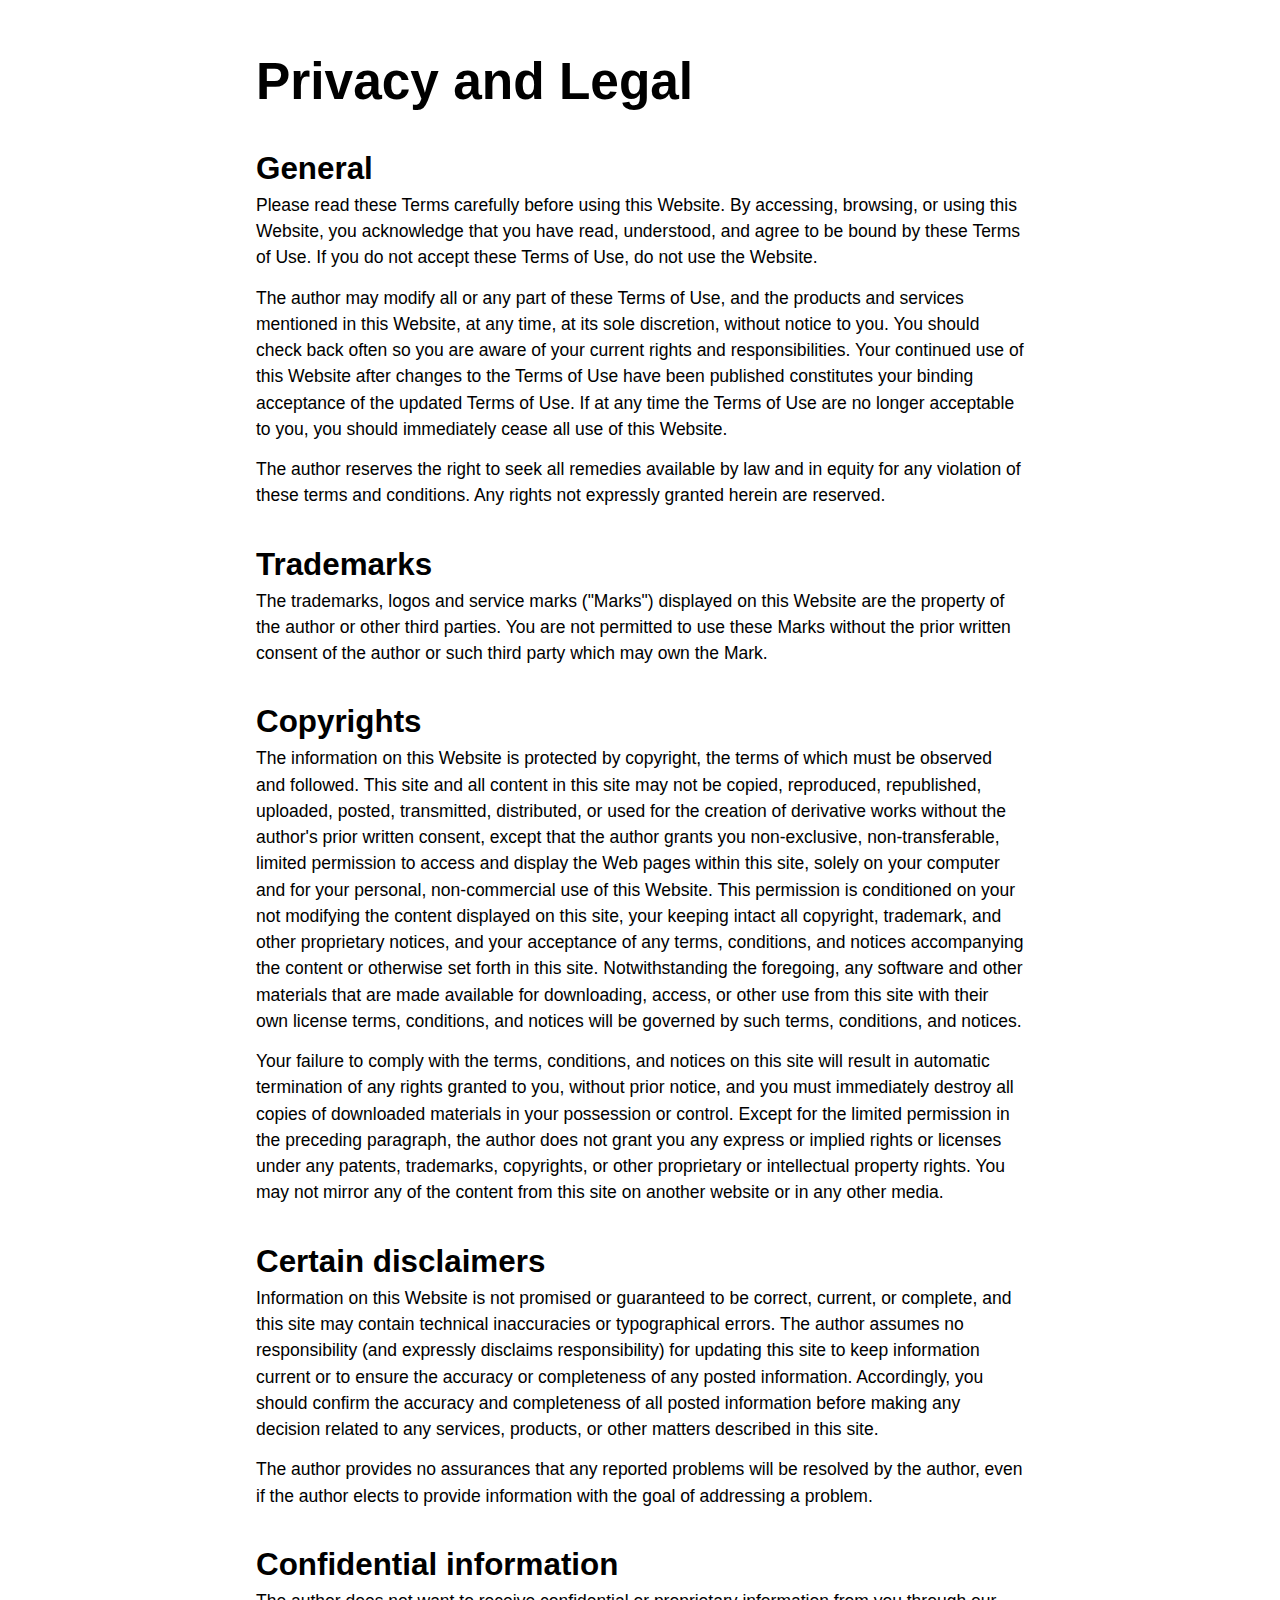
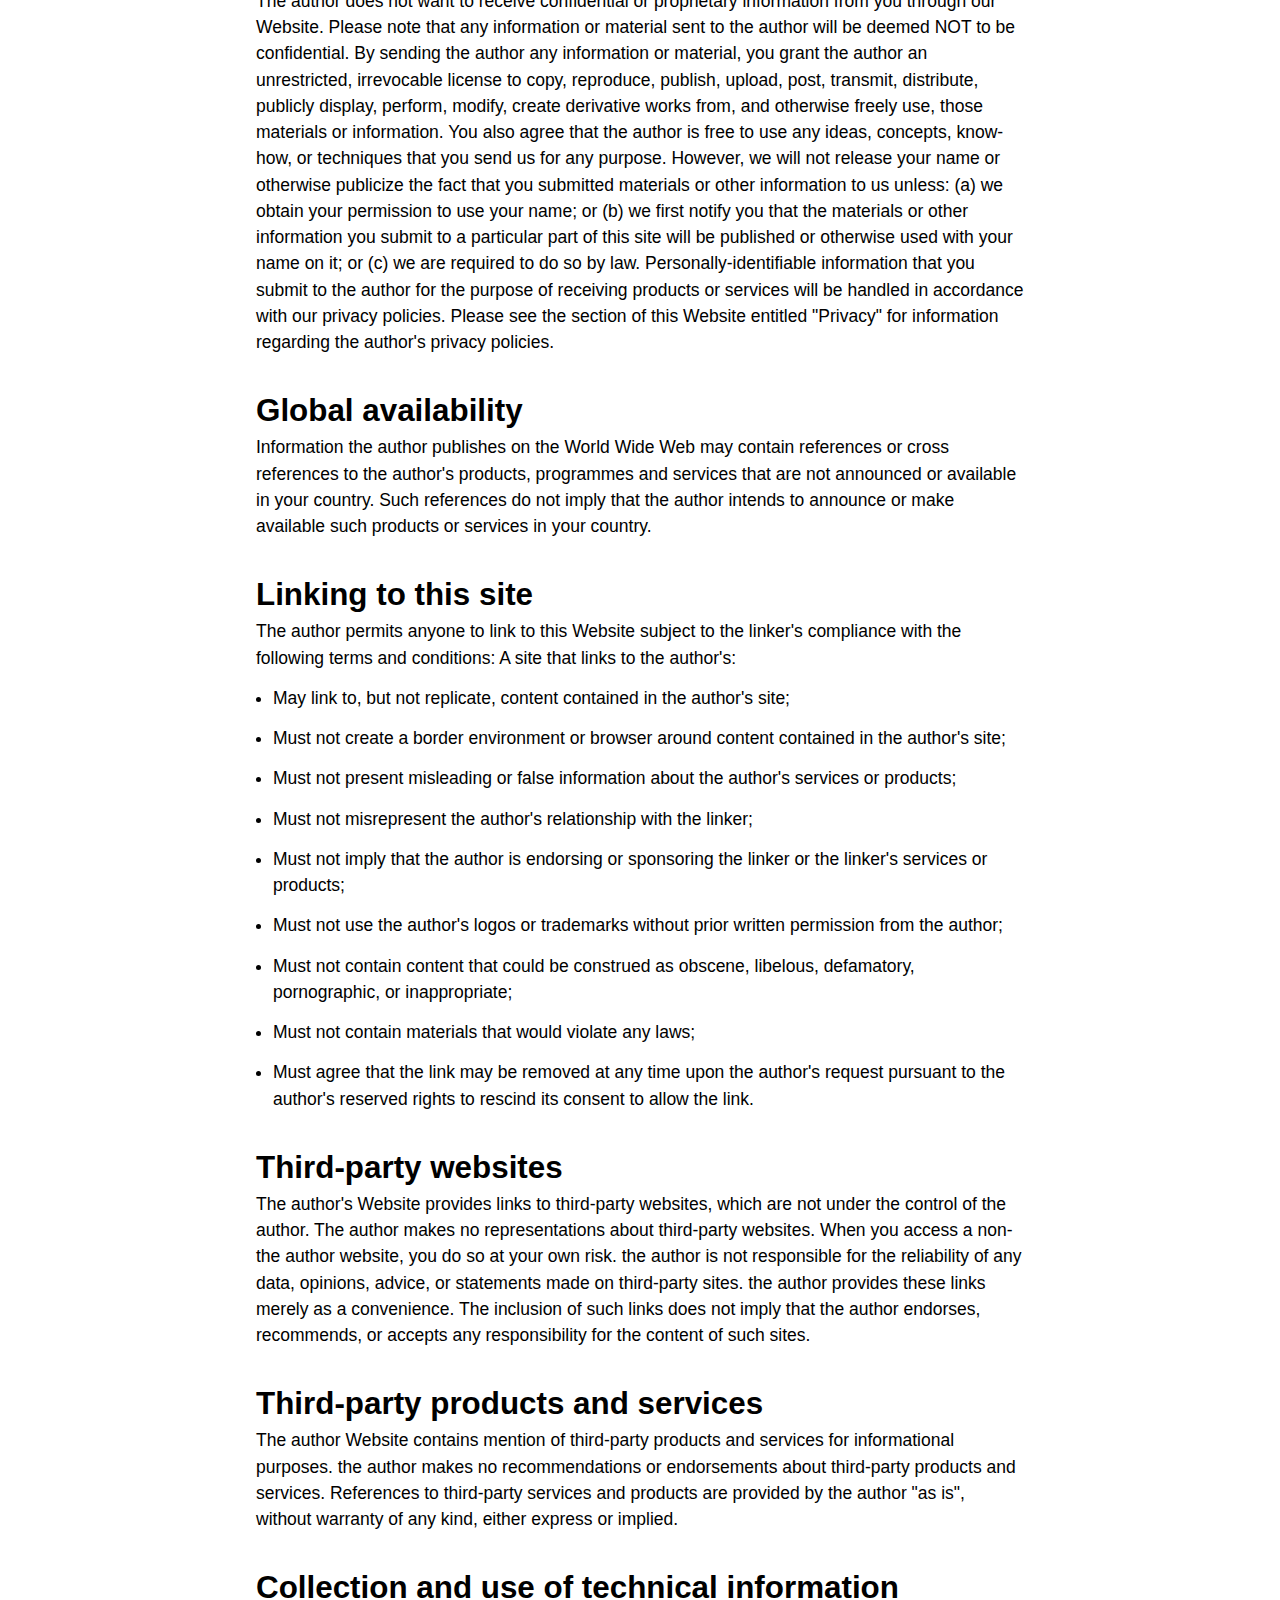
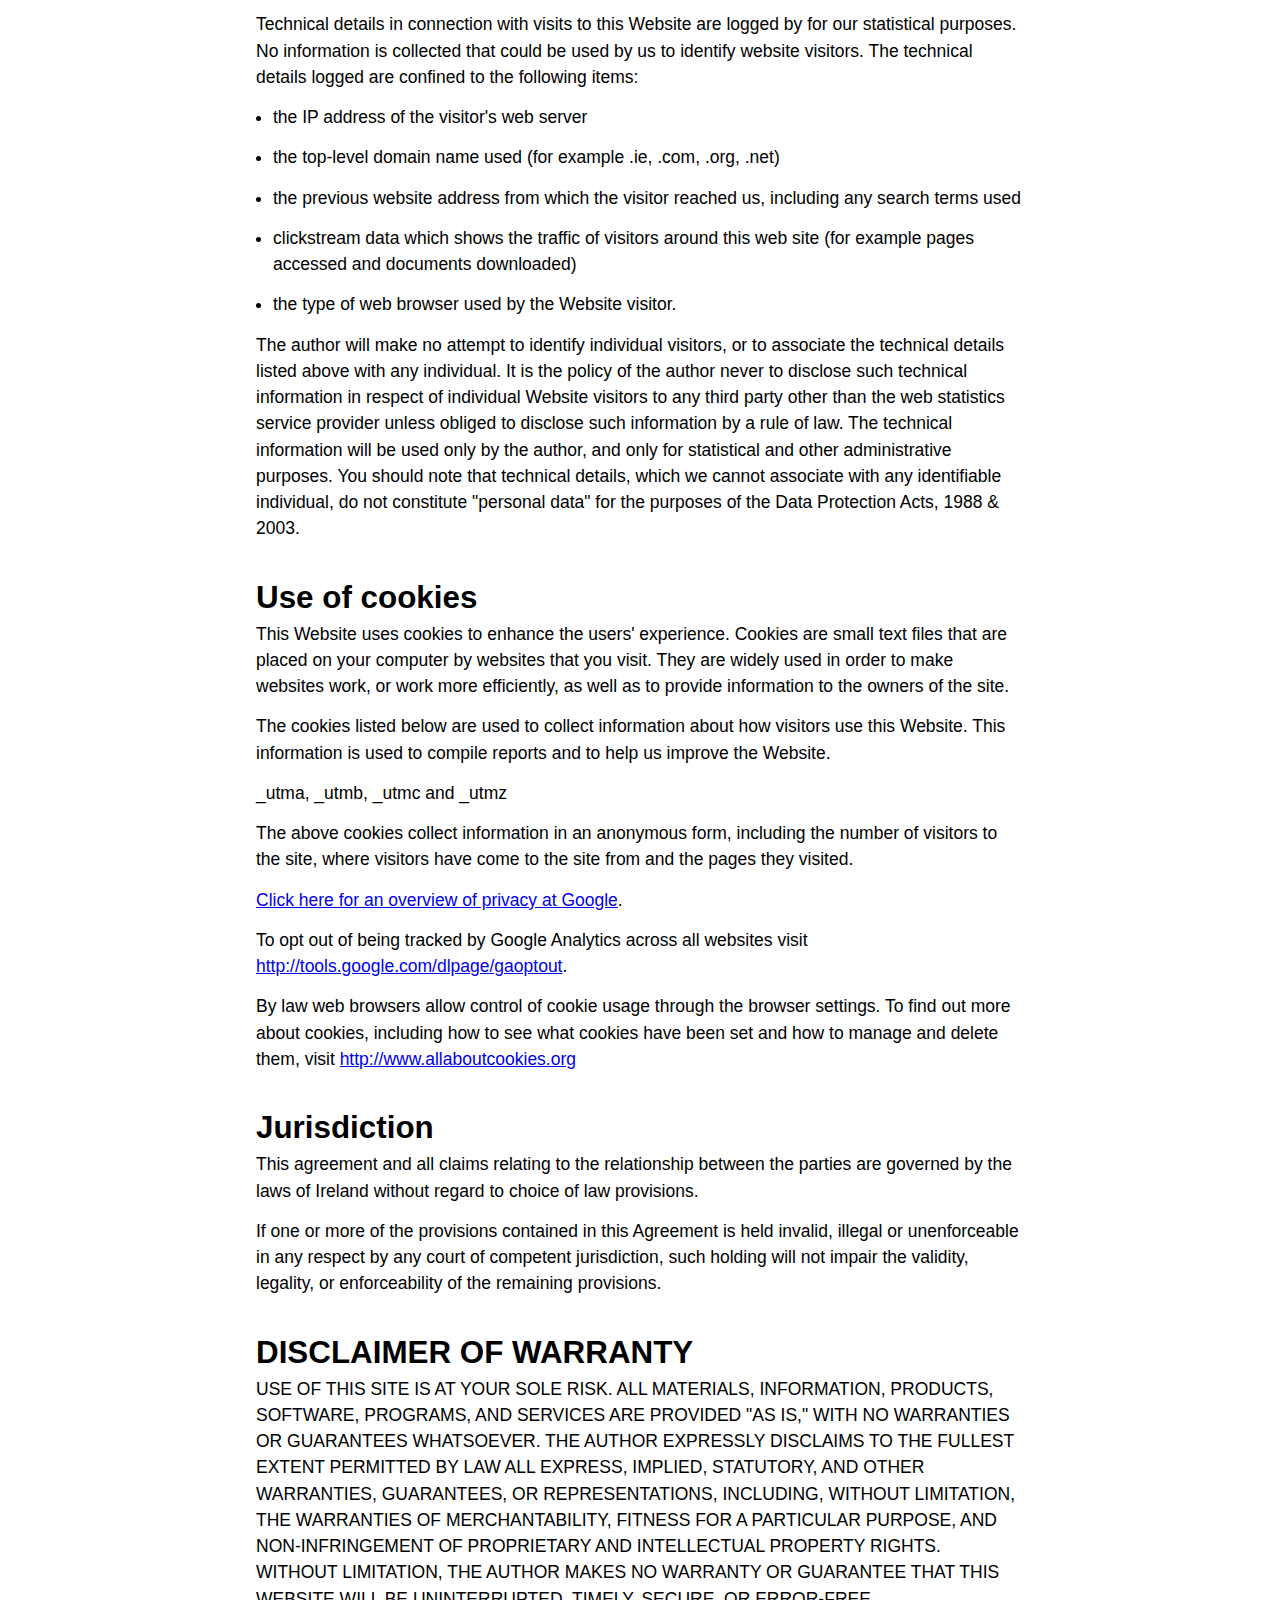
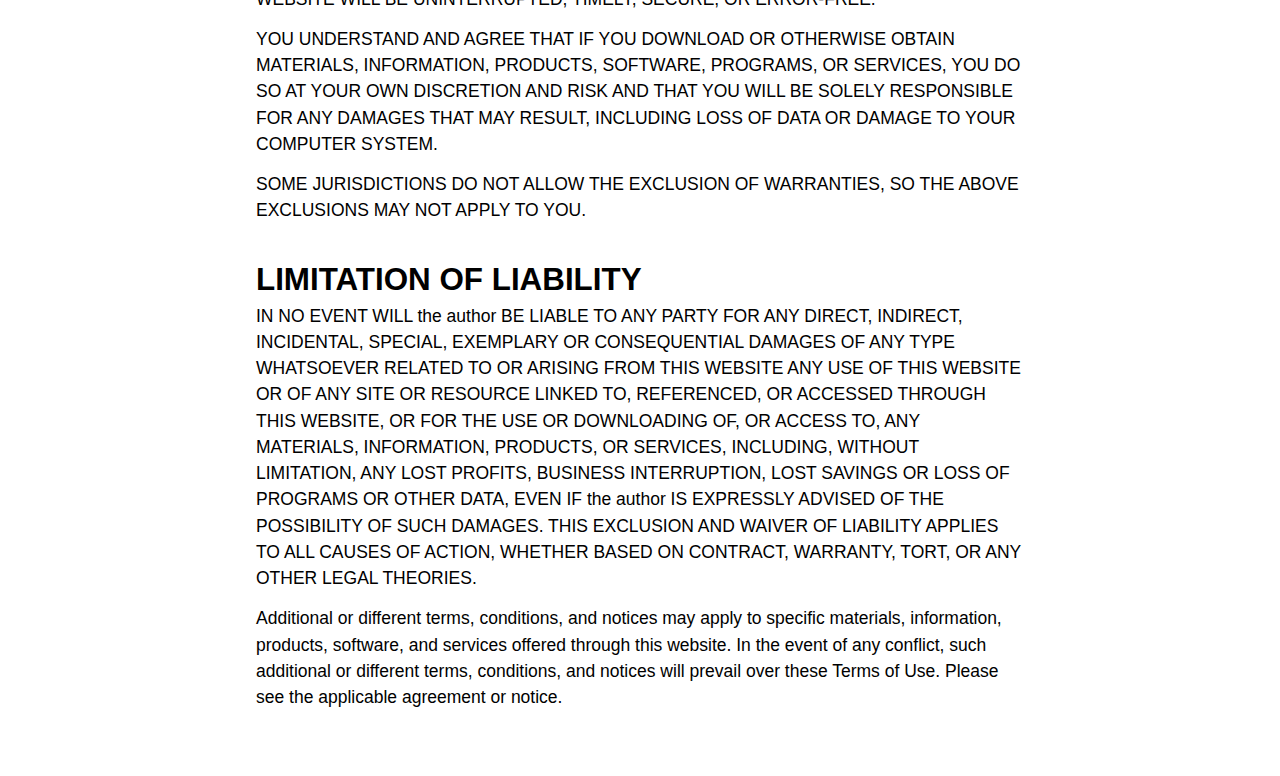
<file: privacy.html>
<!DOCTYPE html>
<html lang="en">
<head>
    <meta charset="UTF-8">
    <meta http-equiv="X-UA-Compatible" content="IE=edge">
    <meta name="viewport" content="width=device-width, initial-scale=1.0">
    <title>Privacy</title>
    <meta name="description" content="Privacy and Legal Statement for this Website">
    <style>

        * { margin: 0; padding: 0; border: none }
        *, *::before, *::after { box-sizing: border-box }
        html { height: 100%; font: inherit; font-size: 100%; vertical-align: baseline;
        scroll-behavior: smooth; scroll-padding-top: 20px }
        body { max-width: 1920px; line-height: 1.5; margin-left: auto; margin-right: auto; 
        min-height: 100vh; text-rendering: optimizeSpeed }  
        img { width: 100%; height: auto; display: block }
        h1, h2, h2, h4 { width: 100% }
        input, button, textarea, select { font: inherit }

        body { font-family: sans-serif }
        @media (min-width: 768px) { body { padding: 4% 20% } }
        @media (max-width: 767px) { body { padding: 12% 8% } }

        h1 { 
            font-size: calc(28px + (48 - 28) * ((100vw - 320px) / (1140 - 320)));
            font-weight: bold;
            line-height: 1.2;
            margin-bottom: 32px;
        }
        
        h2 { 
            font-size: calc(22px + (30 - 22) * ((100vw - 320px) / (1140 - 320)));
            margin-top: 32px;
        }
        
        p {
            line-height: 1.5;
            margin-bottom: 14px;
            font-size: calc(16px + (18 - 16) * ((100vw - 320px)/(1600 - 320)));
        }

        ul {
            margin-left: 17px;
        }

        li {
            line-height: 1.5;
            margin-bottom: 14px;
            font-size: calc(16px + (18 - 16) * ((100vw - 320px)/(1600 - 320)));
        }

        
        </style>
</head>

<body>
    

    <h1>Privacy and Legal</h1>

    <h2>General</h2>
    <p>Please read these Terms carefully before using this Website. By accessing, browsing, or using this Website, you acknowledge that you have read, understood, and agree to be bound by these Terms of Use. If you do not accept these Terms of Use, do not use the Website. </p>

    <p>The author may modify all or any part of these Terms of Use, and the products and services mentioned in this Website, at any time, at its sole discretion, without notice to you. You should check back often so you are aware of your current rights and responsibilities. Your continued use of this Website after changes to the Terms of Use have been published constitutes your binding acceptance of the updated Terms of Use. If at any time the Terms of Use are no longer acceptable to you, you should immediately cease all use of this Website.</p>
        
    <p>The author reserves the right to seek all remedies available by law and in equity for any violation of these terms and conditions. Any rights not expressly granted herein are reserved.</p>

    <h2>Trademarks</h2>
    <p>The trademarks, logos and service marks ("Marks") displayed on this Website are the property of the author or other third parties. You are not permitted to use these Marks without the prior written consent of the author or such third party which may own the Mark.</p>

    <h2>Copyrights</h2>
    <p>The information on this Website is protected by copyright, the terms of which must be observed and followed. This site and all content in this site may not be copied, reproduced, republished, uploaded, posted, transmitted, distributed, or used for the creation of derivative works without the author's prior written consent, except that the author grants you non-exclusive, non-transferable, limited permission to access and display the Web pages within this site, solely on your computer and for your personal, non-commercial use of this Website. This permission is conditioned on your not modifying the content displayed on this site, your keeping intact all copyright, trademark, and other proprietary notices, and your acceptance of any terms, conditions, and notices accompanying the content or otherwise set forth in this site. Notwithstanding the foregoing, any software and other materials that are made available for downloading, access, or other use from this site with their own license terms, conditions, and notices will be governed by such terms, conditions, and notices.</p>

    <p>Your failure to comply with the terms, conditions, and notices on this site will result in automatic termination of any rights granted to you, without prior notice, and you must immediately destroy all copies of downloaded materials in your possession or control. Except for the limited permission in the preceding paragraph, the author does not grant you any express or implied rights or licenses under any patents, trademarks, copyrights, or other proprietary or intellectual property rights. You may not mirror any of the content from this site on another website or in any other media.</p>

    <h2>Certain disclaimers</h2>
    <p>Information on this Website is not promised or guaranteed to be correct, current, or complete, and this site may contain technical inaccuracies or typographical errors. The author assumes no responsibility (and expressly disclaims responsibility) for updating this site to keep information current or to ensure the accuracy or completeness of any posted information. Accordingly, you should confirm the accuracy and completeness of all posted information before making any decision related to any services, products, or other matters described in this site.</p>

    <p>The author provides no assurances that any reported problems will be resolved by the author, even if the author elects to provide information with the goal of addressing a problem.</p>

    <h2>Confidential information</h2>
    <p>The author does not want to receive confidential or proprietary information from you through our Website. Please note that any information or material sent to the author will be deemed NOT to be confidential. By sending the author any information or material, you grant the author an unrestricted, irrevocable license to copy, reproduce, publish, upload, post, transmit, distribute, publicly display, perform, modify, create derivative works from, and otherwise freely use, those materials or information. You also agree that the author is free to use any ideas, concepts, know-how, or techniques that you send us for any purpose. However, we will not release your name or otherwise publicize the fact that you submitted materials or other information to us unless: (a) we obtain your permission to use your name; or (b) we first notify you that the materials or other information you submit to a particular part of this site will be published or otherwise used with your name on it; or (c) we are required to do so by law. Personally-identifiable information that you submit to the author for the purpose of receiving products or services will be handled in accordance with our privacy policies. Please see the section of this Website entitled "Privacy" for information regarding the author's privacy policies.</p>

    <h2>Global availability</h2>
    <p>Information the author publishes on the World Wide Web may contain references or cross references to the author's products, programmes and services that are not announced or available in your country. Such references do not imply that the author intends to announce or make available such products or services in your country.</p>

    <h2>Linking to this site</h2>
    <p>The author permits anyone to link to this Website subject to the linker's compliance with the following terms and conditions: A site that links to the author's:</p>

    <ul>
        <li>May link to, but not replicate, content contained in the author's site;</li>
        <li>Must not create a border environment or browser around content contained in the author's site;</li>
        <li>Must not present misleading or false information about the author's services or products;</li>
        <li>Must not misrepresent the author's relationship with the linker;</li>
        <li>Must not imply that the author is endorsing or sponsoring the linker or the linker's services or products;</li>
        <li>Must not use the author's logos or trademarks without prior written permission from the author;</li>
        <li>Must not contain content that could be construed as obscene, libelous, defamatory, pornographic, or inappropriate;</li>
        <li>Must not contain materials that would violate any laws;</li>
        <li>Must agree that the link may be removed at any time upon the author's request pursuant to the author's reserved rights to rescind its consent to allow the link.</li>
    </ul>

    <h2>Third-party websites</h2>
    <p>The author's Website provides links to third-party websites, which are not under the control of the author. The author makes no representations about third-party websites. When you access a non-the author website, you do so at your own risk. the author is not responsible for the reliability of any data, opinions, advice, or statements made on third-party sites. the author provides these links merely as a convenience. The inclusion of such links does not imply that the author endorses, recommends, or accepts any responsibility for the content of such sites.</p>

    <h2>Third-party products and services</h2>
    <p>The author Website contains mention of third-party products and services for informational purposes. the author makes no recommendations or endorsements about third-party products and services. References to third-party services and products are provided by the author "as is", without warranty of any kind, either express or implied.</p>

    <h2>Collection and use of technical information</h2>
    <p>Technical details in connection with visits to this Website are logged by for our statistical purposes. No information is collected that could be used by us to identify website visitors. The technical details logged are confined to the following items:</p>

    <ul>
        <li>the IP address of the visitor's web server</li>
        <li>the top-level domain name used (for example .ie, .com, .org, .net)</li>
        <li>the previous website address from which the visitor reached us, including any search terms used</li>
        <li>clickstream data which shows the traffic of visitors around this web site (for example pages accessed and documents downloaded)</li>
        <li>the type of web browser used by the Website visitor.</li>
    </ul>

    <p>The author will make no attempt to identify individual visitors, or to associate the technical details listed above with any individual. It is the policy of the author never to disclose such technical information in respect of individual Website visitors to any third party other than the web statistics service provider unless obliged to disclose such information by a rule of law. The technical information will be used only by the author, and only for statistical and other administrative purposes. You should note that technical details, which we cannot associate with any identifiable individual, do not constitute "personal data" for the purposes of the Data Protection Acts, 1988 & 2003.</p>

    <h2>Use of cookies</h2>
    <p>This Website uses cookies to enhance the users' experience. Cookies are small text files that are placed on your computer by websites that you visit. They are widely used in order to make websites work, or work more efficiently, as well as to provide information to the owners of the site.</p>

    <p>The cookies listed below are used to collect information about how visitors use this Website. This information is used to compile reports and to help us improve the Website.</p>
        
    <p>_utma, _utmb, _utmc and _utmz</p>

    <p>The above cookies collect information in an anonymous form, including the number of visitors to the site, where visitors have come to the site from and the pages they visited.</p>
    
    <p><a href="http://www.google.co.uk/intl/en/analytics/privacyoverview.html" target="_blank" class="fancy-link">Click here for an overview of privacy at Google</a>.</p>
    
    <p>To opt out of being tracked by Google Analytics across all websites visit <a target="_blank" href="http://tools.google.com/dlpage/gaoptout" class="fancy-link">http://tools.google.com/dlpage/gaoptout</a>.</p>

    <p>By law web browsers allow control of cookie usage through the browser settings. To find out more about cookies, including how to see what cookies have been set and how to manage and delete them, visit <a href="http://www.allaboutcookies.org" target="_blank" class="fancy-link">http://www.allaboutcookies.org</a></p>

    <h2>Jurisdiction</h2>

    <p>This agreement and all claims relating to the relationship between the parties are governed by the laws of Ireland without regard to choice of law provisions.</p>

    <p>If one or more of the provisions contained in this Agreement is held invalid, illegal or unenforceable in any respect by any court of competent jurisdiction, such holding will not impair the validity, legality, or enforceability of the remaining provisions.</p>

    <h2>DISCLAIMER OF WARRANTY</h2>
    <p>USE OF THIS SITE IS AT YOUR SOLE RISK. ALL MATERIALS, INFORMATION, PRODUCTS, SOFTWARE, PROGRAMS, AND SERVICES ARE PROVIDED "AS IS," WITH NO WARRANTIES OR GUARANTEES WHATSOEVER. THE AUTHOR EXPRESSLY DISCLAIMS TO THE FULLEST EXTENT PERMITTED BY LAW ALL EXPRESS, IMPLIED, STATUTORY, AND OTHER WARRANTIES, GUARANTEES, OR REPRESENTATIONS, INCLUDING, WITHOUT LIMITATION, THE WARRANTIES OF MERCHANTABILITY, FITNESS FOR A PARTICULAR PURPOSE, AND NON-INFRINGEMENT OF PROPRIETARY AND INTELLECTUAL PROPERTY RIGHTS. WITHOUT LIMITATION, THE AUTHOR MAKES NO WARRANTY OR GUARANTEE THAT THIS WEBSITE WILL BE UNINTERRUPTED, TIMELY, SECURE, OR ERROR-FREE.</p>

    <p>YOU UNDERSTAND AND AGREE THAT IF YOU DOWNLOAD OR OTHERWISE OBTAIN MATERIALS, INFORMATION, PRODUCTS, SOFTWARE, PROGRAMS, OR SERVICES, YOU DO SO AT YOUR OWN DISCRETION AND RISK AND THAT YOU WILL BE SOLELY RESPONSIBLE FOR ANY DAMAGES THAT MAY RESULT, INCLUDING LOSS OF DATA OR DAMAGE TO YOUR COMPUTER SYSTEM.</p>

    <p>SOME JURISDICTIONS DO NOT ALLOW THE EXCLUSION OF WARRANTIES, SO THE ABOVE EXCLUSIONS MAY NOT APPLY TO YOU.</p>

    <h2>LIMITATION OF LIABILITY</h2>
    <p>IN NO EVENT WILL the author BE LIABLE TO ANY PARTY FOR ANY DIRECT, INDIRECT, INCIDENTAL, SPECIAL, EXEMPLARY OR CONSEQUENTIAL DAMAGES OF ANY TYPE WHATSOEVER RELATED TO OR ARISING FROM THIS WEBSITE ANY USE OF THIS WEBSITE OR OF ANY SITE OR RESOURCE LINKED TO, REFERENCED, OR ACCESSED THROUGH THIS WEBSITE, OR FOR THE USE OR DOWNLOADING OF, OR ACCESS TO, ANY MATERIALS, INFORMATION, PRODUCTS, OR SERVICES, INCLUDING, WITHOUT LIMITATION, ANY LOST PROFITS, BUSINESS INTERRUPTION, LOST SAVINGS OR LOSS OF PROGRAMS OR OTHER DATA, EVEN IF the author IS EXPRESSLY ADVISED OF THE POSSIBILITY OF SUCH DAMAGES. THIS EXCLUSION AND WAIVER OF LIABILITY APPLIES TO ALL CAUSES OF ACTION, WHETHER BASED ON CONTRACT, WARRANTY, TORT, OR ANY OTHER LEGAL THEORIES.</p>

    <p>Additional or different terms, conditions, and notices may apply to specific materials, information, products, software, and services offered through this website. In the event of any conflict, such additional or different terms, conditions, and notices will prevail over these Terms of Use. Please see the applicable agreement or notice.</p>


</body>
</html>
</file>
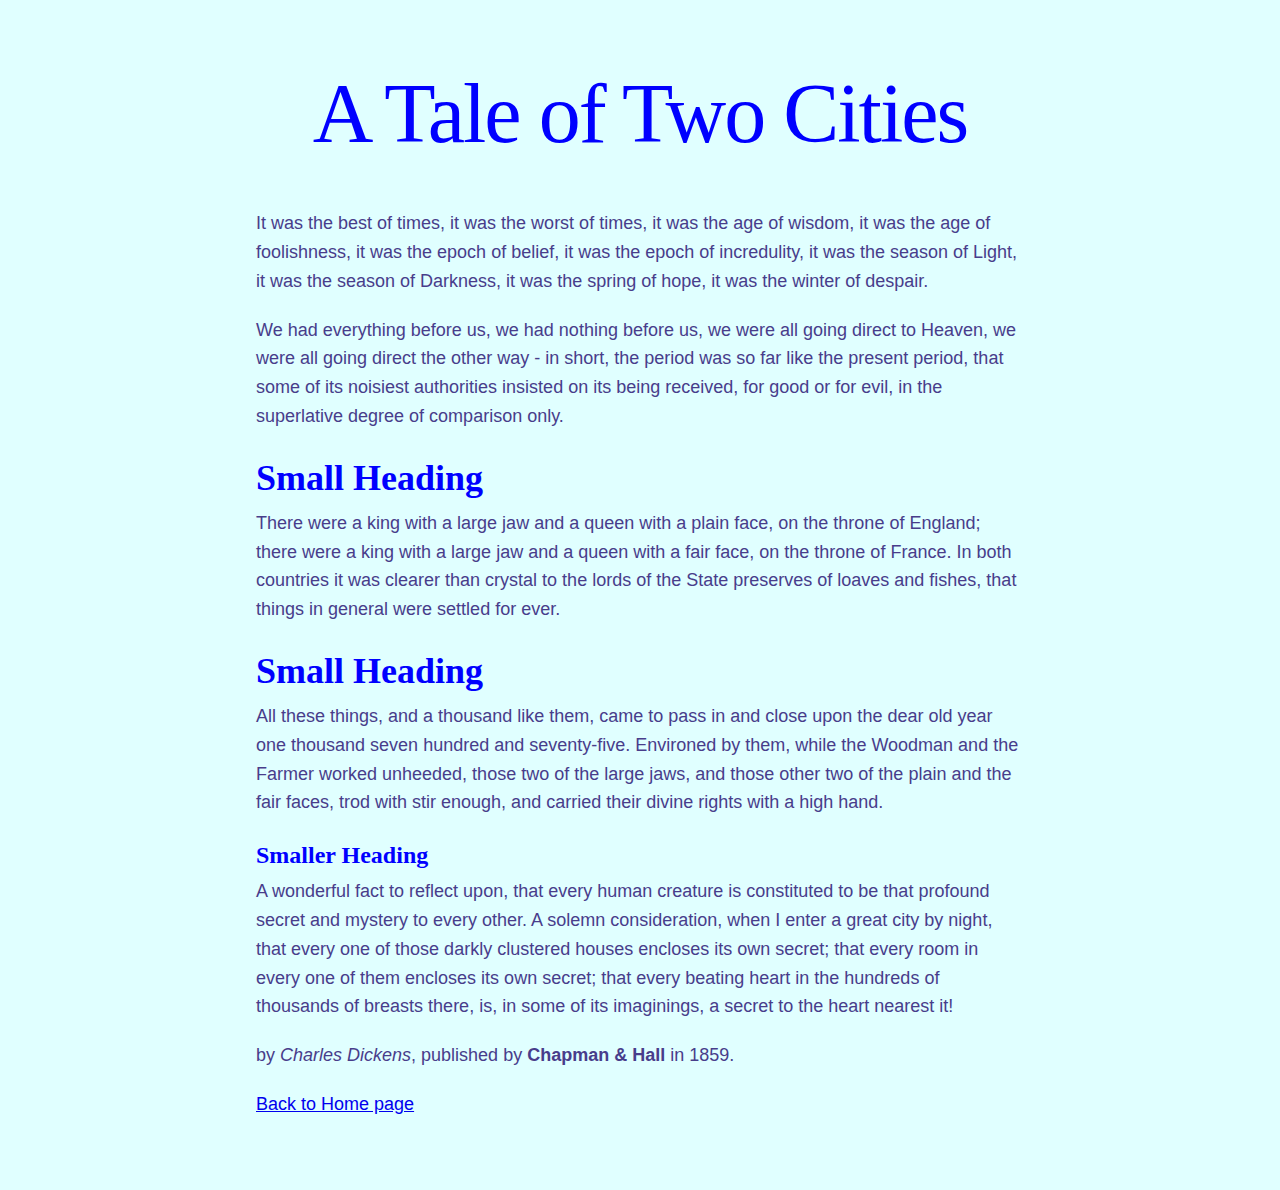
<file: exercises/page-1.html>
<!DOCTYPE html>
<html lang="en">


<head>
    <meta charset="UTF-8">
    <meta name="robots" content="noindex">
    <meta name="viewport" content="width=device-width, initial-scale=1.0">
    <title>A Tale of Two Cities</title>
    <meta name="description" content="A basic web page containing some text from A Tale of Two Cities, a novel published in 1859 by English author Charles Dickens.">
    <link rel="stylesheet" href="assets/css/style-1.css">
</head>


<body>
<h1>A Tale of Two Cities</h1>

<p>It was the best of times, it was the worst of times, it was the age of wisdom, it was the age of foolishness, it was the epoch of belief, it was the epoch of incredulity, it was the season of Light, it was the season of Darkness, it was the spring of hope, it was the winter of despair.</p>

<p>We had everything before us, we had nothing before us, we were all going direct to Heaven, we were all going direct the other way - in short, the period was so far like the present period, that some of its noisiest authorities insisted on its being received, for good or for evil, in the superlative degree of comparison only.</p>

<h2>Small Heading</h2>
<p>There were a king with a large jaw and a queen with a plain face, on the throne of England; there were a king with a large jaw and a queen with a fair face, on the throne of France. In both countries it was clearer than crystal to the lords of the State preserves of loaves and fishes, that things in general were settled for ever.</p>

<h2>Small Heading</h2>
<p>All these things, and a thousand like them, came to pass in and close upon the dear old year one thousand seven hundred and seventy-five. Environed by them, while the Woodman and the Farmer worked unheeded, those two of the large jaws, and those other two of the plain and the fair faces, trod with stir enough, and carried their divine rights with a high hand.</p>

<h3>Smaller Heading</h3>
<p>A wonderful fact to reflect upon, that every human creature is constituted to be that profound secret and mystery to every other. A solemn consideration, when I enter a great city by night, that every one of those darkly clustered houses encloses its own secret; that every room in every one of them encloses its own secret; that every beating heart in the hundreds of thousands of breasts there, is, in some of its imaginings, a secret to the heart nearest it!</p>

<p>by <i>Charles Dickens</i>, published by <b>Chapman & Hall</b> in 1859.</p>
<p><a href="../index.html">Back to Home page</a></p>
</body>


</html>
</file>
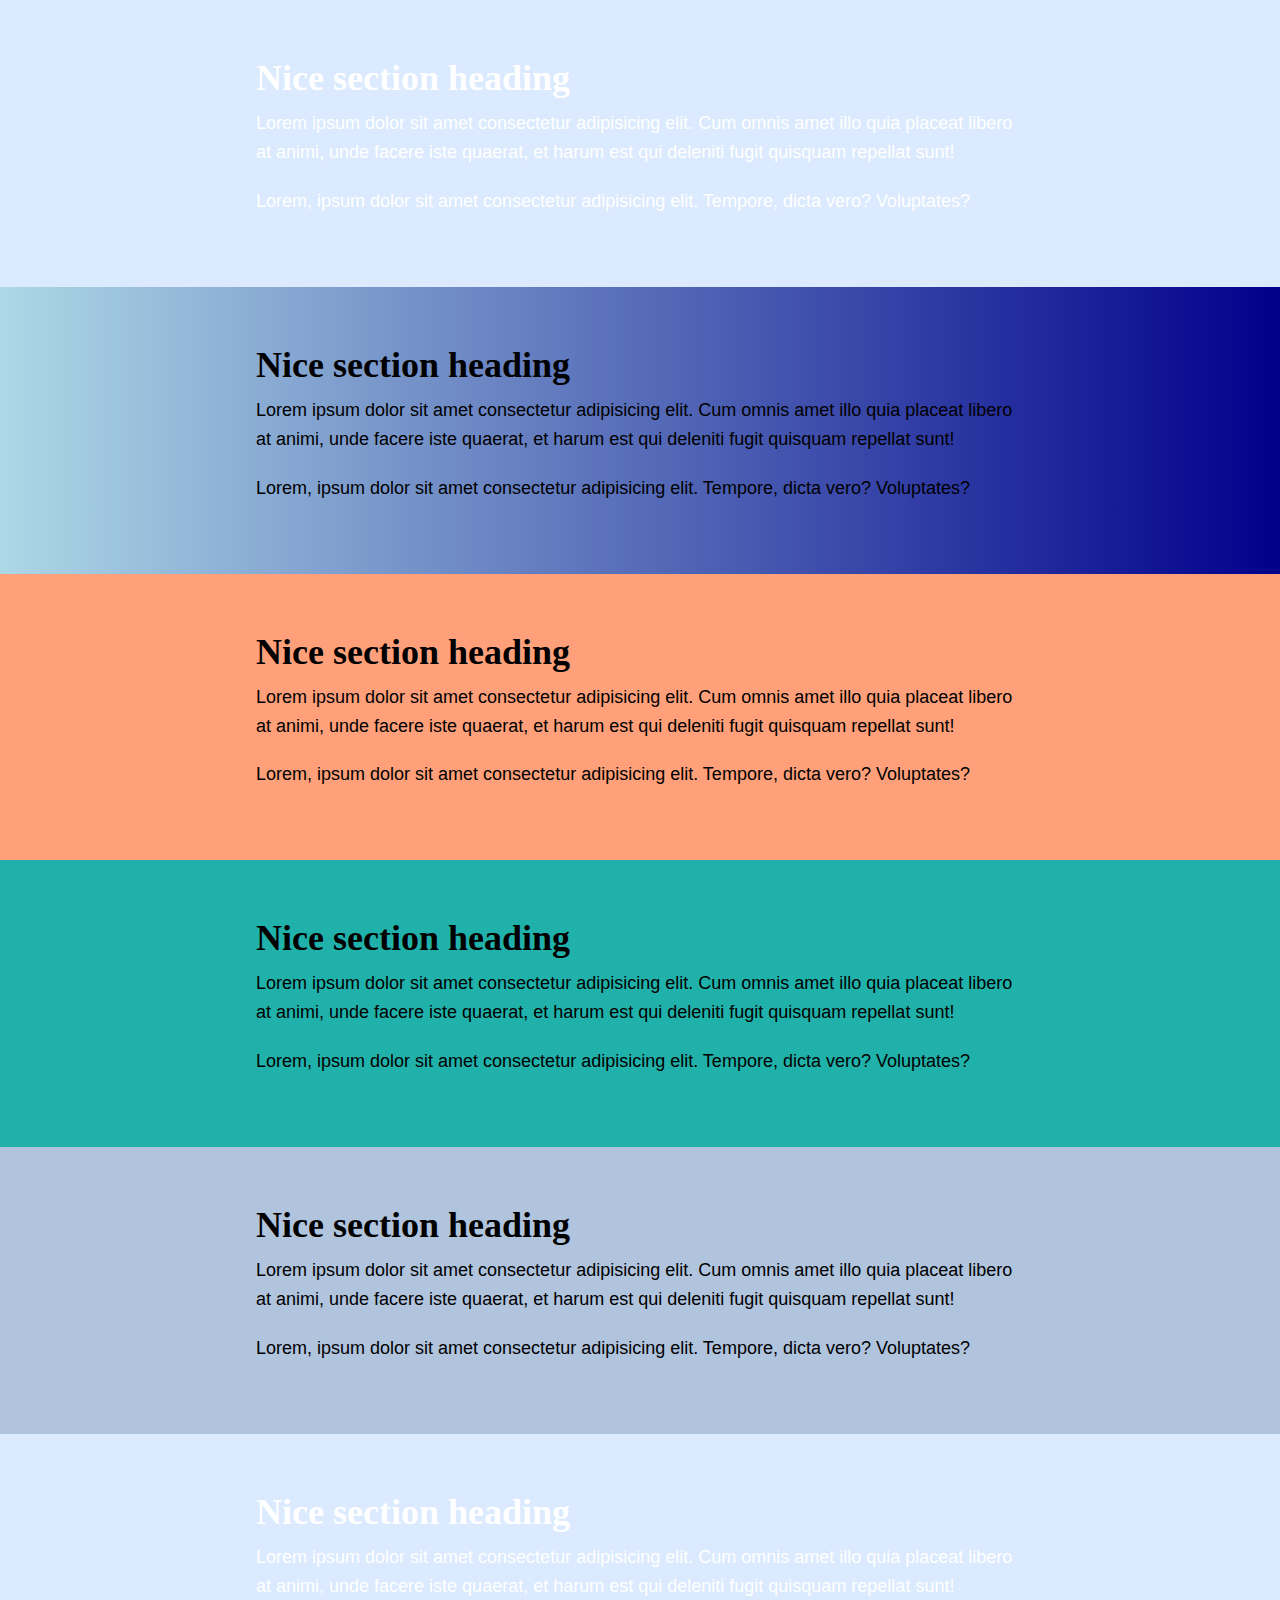
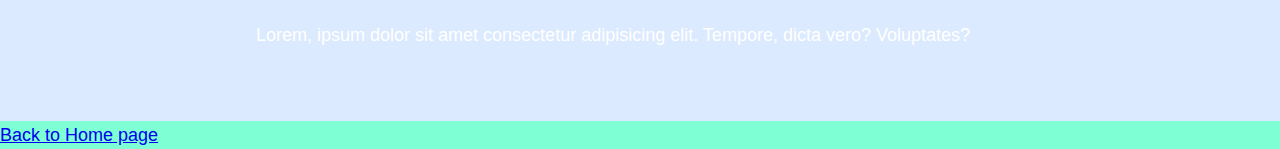
<file: exercises/page-2.html>
<!DOCTYPE html>
<html lang="en">
<head>
    <meta charset="UTF-8">
    <title>Sample web page with sections</title>
    <meta name="description" content="A sample web page with multiple sections.">
    <link rel="stylesheet" href="assets/css/style-2.css">
</head>


<body>
    <main>
        <section class="section-1">
           <h2>Nice section heading</h2>
           <p>Lorem ipsum dolor sit amet consectetur adipisicing elit. Cum omnis amet illo quia placeat libero at animi, unde facere iste quaerat, et harum est qui deleniti fugit quisquam repellat sunt!</p>
           <p>Lorem, ipsum dolor sit amet consectetur adipisicing elit. Tempore, dicta vero? Voluptates?</p>
        </section>

        <section class="section-2">
            <h2>Nice section heading</h2>
            <p>Lorem ipsum dolor sit amet consectetur adipisicing elit. Cum omnis amet illo quia placeat libero at animi, unde facere iste quaerat, et harum est qui deleniti fugit quisquam repellat sunt!</p>
            <p>Lorem, ipsum dolor sit amet consectetur adipisicing elit. Tempore, dicta vero? Voluptates?</p>
         </section>

         <section class="section-3">
            <h2>Nice section heading</h2>
            <p>Lorem ipsum dolor sit amet consectetur adipisicing elit. Cum omnis amet illo quia placeat libero at animi, unde facere iste quaerat, et harum est qui deleniti fugit quisquam repellat sunt!</p>
            <p>Lorem, ipsum dolor sit amet consectetur adipisicing elit. Tempore, dicta vero? Voluptates?</p>
         </section>

         <section class="section-4">
            <h2>Nice section heading</h2>
            <p>Lorem ipsum dolor sit amet consectetur adipisicing elit. Cum omnis amet illo quia placeat libero at animi, unde facere iste quaerat, et harum est qui deleniti fugit quisquam repellat sunt!</p>
            <p>Lorem, ipsum dolor sit amet consectetur adipisicing elit. Tempore, dicta vero? Voluptates?</p>
         </section>

         <section class="section-5">
            <h2>Nice section heading</h2>
            <p>Lorem ipsum dolor sit amet consectetur adipisicing elit. Cum omnis amet illo quia placeat libero at animi, unde facere iste quaerat, et harum est qui deleniti fugit quisquam repellat sunt!</p>
            <p>Lorem, ipsum dolor sit amet consectetur adipisicing elit. Tempore, dicta vero? Voluptates?</p>
         </section>

         <section class="section-1">
            <h2>Nice section heading</h2>
            <p>Lorem ipsum dolor sit amet consectetur adipisicing elit. Cum omnis amet illo quia placeat libero at animi, unde facere iste quaerat, et harum est qui deleniti fugit quisquam repellat sunt!</p>
            <p>Lorem, ipsum dolor sit amet consectetur adipisicing elit. Tempore, dicta vero? Voluptates?</p>
         </section>
     </main>
     <p><a href="../index.html">Back to Home page</a></p>
</body>
</html>
</file>
<file: exercises/assets/css/style-1.css>
/*  ============= WEB BROWSER RESETS ============ */
* { margin: 0; padding: 0; border: none }
*, *::before, *::after { box-sizing: border-box }
html { height: 100%; font-size: 100%; font: inherit; vertical-align: baseline;
scroll-behavior: smooth; scroll-padding-top: 20px }
body { max-width: 1600px; line-height: 1.5; margin-left: auto; margin-right: auto; 
min-height: 100vh; text-rendering: optimizeSpeed }  
img { width: 100%; height: auto; display: block }
h1, h2, h3, h4 { width: 100% }
input, button, textarea, select { font: inherit }

/* ================= ENDS ================ */

body { background-color: lightcyan }

/* Desktops */
@media (min-width: 768px) { body { padding: 4% 20% } }

/* Mobiles */
@media (max-width: 767px) { body { padding: 12% 8% } }

h1 {
    color: blue;
    font-size: 84px;
    text-align: center;
    font-weight: normal;
    letter-spacing: -2px;
    margin-bottom: 32px;
}

h2 {
    color: blue;
    font-size: 36px;
    margin-bottom: 4px;
}

h3 {
    color: blue;
    font-size: 24px;
    margin-bottom: 4px;  
}

p {
    color: darkslateblue;
    font-size: 18px;
    font-family: sans-serif;
    line-height: 1.6;
    margin-bottom: 20px;

}
</file>
<file: exercises/assets/css/style-2.css>
/*  ============= WEB BROWSER RESETS ============ */
* { margin: 0; padding: 0; border: none }
*, *::before, *::after { box-sizing: border-box }
html { height: 100%; font-size: 100%; font: inherit; vertical-align: baseline;
scroll-behavior: smooth; scroll-padding-top: 20px }
body { max-width: 1600px; line-height: 1.5; margin-left: auto; margin-right: auto; 
min-height: 100vh; text-rendering: optimizeSpeed }  
img { width: 100%; height: auto; display: block }
h1, h2, h3, h4 { width: 100% }
input, button, textarea, select { font: inherit }

/* ================= ENDS ================ */

/* ============ CUSTOM PROPERTIES ============  */

:root {
    /* Nicer than default sans-serif font */
    --font-sans: -apple-system, system-ui, BlinkMacSystemFont, Segoe UI, Roboto, Helvetica Neue, Fira Sans, Ubuntu, Oxygen, Oxygen Sans, Cantarell, Droid Sans, Apple Color Emoji, Segoe UI Emoji, Segoe UI Emoji, Segoe UI Symbol, Lucida Grande, Helvetica, Arial, sans-serif;
    --font-serif: Cambria, "Hoefler Text", Utopia, "Liberation Serif", "Nimbus Roman No9 L Regular", Times, "Times New Roman", serif;
    --font-monospace: Menlo, Monaco, Consolas, "Liberation Mono", "Courier New", monospace;
    --global-font: var(--font-sans);

    /* Color variables */
    --black-000: #000000;
    --white-000: #ffffff;
    --trans-000: transparent;

    --slate-050: #ECEFF1;
    --slate-100: #CFD8DC;
    --slate-200: #B0BEC5;
    --slate-300: #90A4AE;
    --slate-400: #78909C;
    --slate-500: #607D8B;
    --slate-600: #546E7A;
    --slate-700: #455A64;
    --slate-800: #37474F;
    --slate-900: #263238;

    --gray-050: #F9FAFB;
    --gray-100: #f7fafc;
    --gray-200: #edf2f7;
    --gray-300: #e2e8f0;
    --gray-400: #cbd5e0;
    --gray-500: #a0aec0;
    --gray-600: #718096;
    --gray-700: #4a5568;
    --gray-800: #2d3748;
    --gray-900: #1a202c;

    --red-050: #FEF2F2;
    --red-100: #fff5f5;
    --red-200: #fed7d7;
    --red-300: #feb2b2;
    --red-400: #fc8181;
    --red-500: #f56565;
    --red-600: #e53e3e;
    --red-700: #c53030;
    --red-800: #9b2c2c;
    --red-900: #742a2a;

    --orange-050: #FFF7ED;
    --orange-100: #fffaf0;
    --orange-200: #feebc8;
    --orange-300: #fbd38d;
    --orange-400: #f6ad55;
    --orange-500: #ed8936;
    --orange-600: #dd6b20;
    --orange-700: #c05621;
    --orange-800: #9c4221;
    --orange-900: #7b341e;

    --amber-050: #FFFBEB;
    --amber-100: #FEF3C7;
    --amber-200: #FDE68A;
    --amber-300: #FCD34D;
    --amber-400: #FBBF24;
    --amber-500: #F59E0B;
    --amber-600: #D97706;
    --amber-700: #B45309;
    --amber-800: #92400E;
    --amber-900: #78350F;

    --yellow-050: #FEFCE8;
    --yellow-100: #fffff0;
    --yellow-200: #fefcbf;
    --yellow-300: #faf089;
    --yellow-400: #f6e05e;
    --yellow-500: #ecc94b;
    --yellow-600: #d69e2e;
    --yellow-700: #b7791f;
    --yellow-800: #975a16;
    --yellow-900: #744210;

    --lime-050: #F7FEE7;
    --lime-100: #ECFCCB;
    --lime-200: #D9F99D;
    --lime-300: #BEF264;
    --lime-400: #A3E635;
    --lime-500: #84CC16;
    --lime-600: #65A30D;
    --lime-700: #4D7C0F;
    --lime-800: #3F6212;
    --lime-900: #365314;

    --green-050: #F0FDF4;
    --green-100: #f0fff4;
    --green-200: #c6f6d5;
    --green-300: #9ae6b4;
    --green-400: #14f195;
    --green-500: #48bb78;
    --green-600: #38a169;
    --green-700: #2f855a;
    --green-800: #276749;
    --green-900: #22543d;

    --teal-050: #F0FDFA;
    --teal-100: #CCFBF1;
    --teal-200: #99F6E4;
    --teal-300: #5EEAD4;
    --teal-400: #2DD4BF;
    --teal-500: #14B8A6;
    --teal-600: #0D9488;
    --teal-700: #0F766E;
    --teal-800: #115E59;
    --teal-900: #134E4A;

    --cyan-050: #ECFEFF;
    --cyan-100: #CFFAFE;
    --cyan-200: #A5F3FC;
    --cyan-300: #67E8F9;
    --cyan-400: #22D3EE;
    --cyan-500: #06B6D4;
    --cyan-600: #0891B2;
    --cyan-700: #0E7490;
    --cyan-800: #155E75;
    --cyan-900: #164E63;

    --sky-050: #F0F9FF;
    --sky-100: #E0F2FE;
    --sky-200: #BAE6FD;
    --sky-300: #7DD3FC;
    --sky-400: #38BDF8;
    --sky-500: #0EA5E9;
    --sky-600: #0284C7;
    --sky-700: #0369A1;
    --sky-800: #075985;
    --sky-900: #0C4A6E;

    --blue-050: #EFF6FF;
    --blue-100: #DBEAFE;
    --blue-200: #BFDBFE;
    --blue-300: #93C5FD;
    --blue-400: #60A5FA;
    --blue-500: #3B82F6;
    --blue-600: #2563EB;
    --blue-700: #1D4ED8;
    --blue-800: #1E40AF;
    --blue-900: #1E3A8A;

    --indigo-050: #EEF2FF;
    --indigo-100: #E0E7FF;
    --indigo-200: #C7D2FE;
    --indigo-300: #A5B4FC;
    --indigo-400: #818CF8;
    --indigo-500: #6366F1;
    --indigo-600: #4F46E5;
    --indigo-700: #4338CA;
    --indigo-800: #3730A3;
    --indigo-900: #312E81;

    --purple-050: #FAF5FF;
    --purple-100: #F3E8FF;
    --purple-200: #E9D5FF;
    --purple-300: #D8B4FE;
    --purple-400: #C084FC;
    --purple-500: #A855F7;
    --purple-600: #9333EA;
    --purple-700: #7E22CE;
    --purple-800: #6B21A8;
    --purple-900: #581C87;

    --fuchsia-050: #FDF4FF;
    --fuchsia-100: #FAE8FF;
    --fuchsia-200: #F5D0FE;
    --fuchsia-300: #F0ABFC;
    --fuchsia-400: #E879F9;
    --fuchsia-500: #D946EF;
    --fuchsia-600: #C026D3;
    --fuchsia-700: #A21CAF;
    --fuchsia-800: #86198F;
    --fuchsia-900: #701A75;

    --pink-050: #FDF2F8;
    --pink-100: #FCE7F3;
    --pink-200: #FBCFE8;
    --pink-300: #F9A8D4;
    --pink-400: #F472B6;
    --pink-500: #EC4899;
    --pink-600: #DB2777;
    --pink-700: #BE185D;
    --pink-800: #9D174D;
    --pink-900: #831843;

    --rose-050: #FFF1F2;
    --rose-100: #FFE4E6;
    --rose-200: #FECDD3;
    --rose-300: #FDA4AF;
    --rose-400: #FB7185;
    --rose-500: #F43F5E;
    --rose-600: #E11D48;
    --rose-700: #BE123C;
    --rose-800: #9F1239;
    --rose-900: #881337;

    --brown-050: #EFEBE9;
    --brown-100: #D7CCC8;
    --brown-200: #BCAAA4;
    --brown-300: #A1887F;
    --brown-400: #8D6E63;
    --brown-500: #795548;
    --brown-600: #6D4C41;
    --brown-700: #5D4037;
    --brown-800: #4E342E;
    --brown-900: #3E2723;

    --trend-050: #fff4d9;
    --trend-100: #fdd0bb;
    --trend-200: #fea8b3;
    --trend-300: #d4eee6;
    --trend-400: #bde5fe;
    --trend-500: #0000fe;
    --trend-600: #400c3e;
    --trend-700: #2c4763;
    --trend-800: #1f364d;
    --trend-900: #0e2439;

    /* Spacing variables */
    /* --max-width: 1920px; */
    --max-content-width: 1920px;
    --spacing-xs: 2.5%;
    --spacing-s: 5%;
    --spacing-m: 10%;
    --spacing-l: 15%;
    --spacing-xl: 20%;

    --overlay-opacity: 0.3;
    --overlay-color: rgba(255, 0, 0, var(--overlay-opacity));
    --overlay-trans: transparent;
}

body{background-color: aquamarine;}

/* Desktops */
@media (min-width: 768px) { section { padding: 4% 20% } }

/* Mobiles */
@media (max-width: 767px) { section { padding: 12% 8% } }

section {
    background-color: aqua;
}

.section-1 {
    background-color: var(--blue-100);
}

.section-1 h2,
.section-1 p {
    color : #FFFFFF;
}

.section-2 {
    background-image: linear-gradient(90deg,lightblue ,darkblue);
}

.section-3 {
    background-color: lightsalmon;
}

.section-4 {
    background-color: lightseagreen;
}

.section-5 {
    background-color: lightsteelblue;
}

h1 {
    font-size: 84px;
    text-align: center;
    font-weight: normal;
    letter-spacing: -2px;
    margin-bottom: 32px;
}

h2 {
    font-size: 36px;
    margin-bottom: 4px;
}

h3 {
    font-size: 24px;
    margin-bottom: 4px;  
}

p {
    font-size: 18px;
    font-family: sans-serif;
    line-height: 1.6;
    margin-bottom: 20px;

}
</file>
